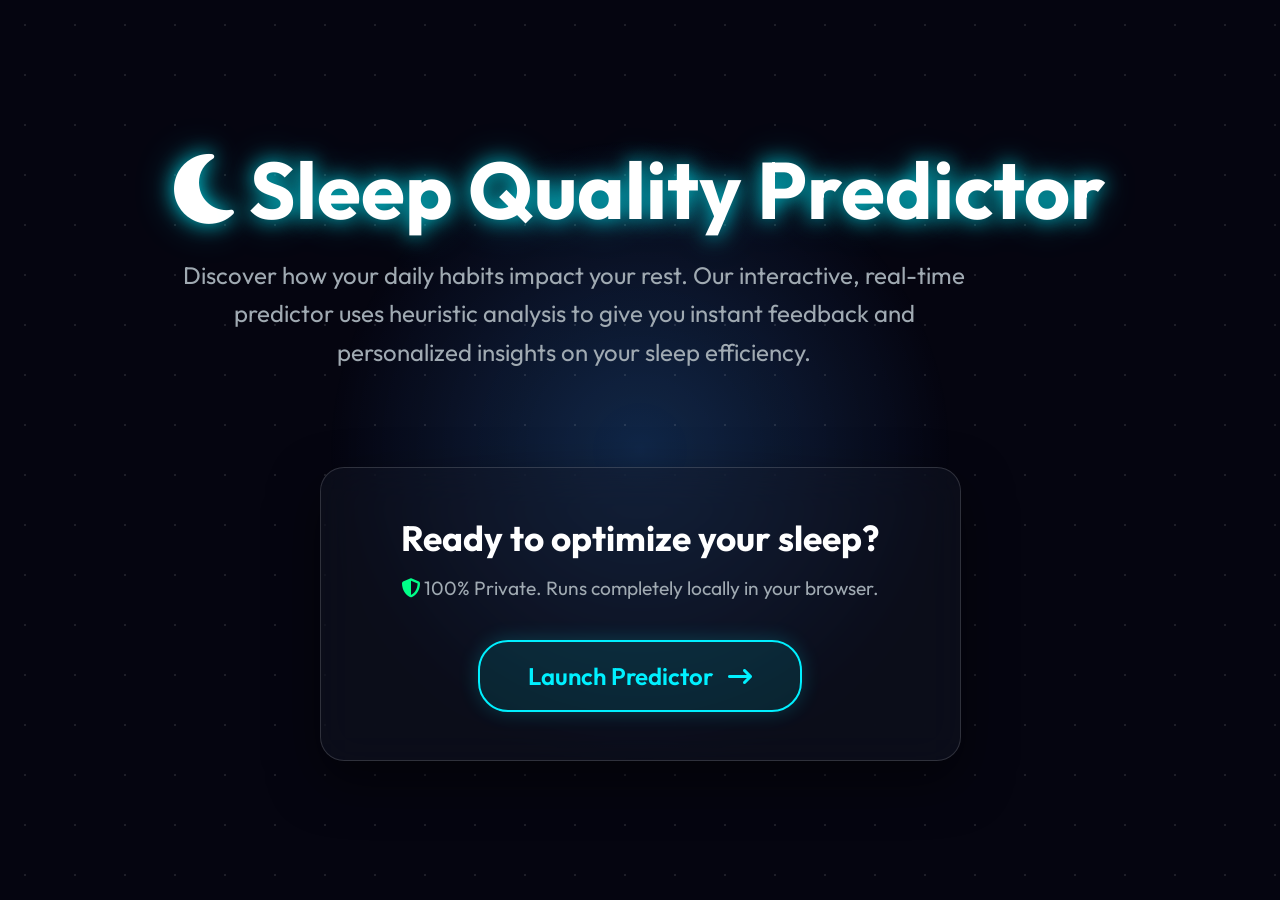
<file: index.html>
<!DOCTYPE html>
<html lang="en">
<head>
    <meta charset="UTF-8">
    <meta name="viewport" content="width=device-width, initial-scale=1.0">
    <title>Sleep Quality Predictor - Optimize Your Rest</title>
    <meta name="description" content="An interactive, real-time sleep quality predictor. Tweak your daily habits and instantly see how they impact your rest — 100% private, runs locally in your browser.">
    <meta name="theme-color" content="#00f0ff">
    <link rel="manifest" href="manifest.json">
    <link href="https://fonts.googleapis.com/css2?family=Outfit:wght@300;400;600;700&display=swap" rel="stylesheet">
    <link rel="stylesheet" href="https://cdnjs.cloudflare.com/ajax/libs/font-awesome/6.4.0/css/all.min.css">
    <link rel="stylesheet" href="styles.css">
</head>
<body>
    <!-- Shared animated background components -->
    <div class="background-decor" id="bg-decor"></div>
    <div class="stars" id="stars"></div>

    <main class="container hero-container" role="main">
        <header>
            <h1 class="glow-text hero-title"><i class="fa-solid fa-moon" aria-hidden="true"></i> Sleep Quality Predictor</h1>
            <p class="hero-subtitle">
                Discover how your daily habits impact your rest. Our interactive, real-time predictor uses heuristic analysis to give you instant feedback and personalized insights on your sleep efficiency.
            </p>
        </header>

        <section class="glass-card tilt-effect cta-card" aria-labelledby="cta-heading">
            <h2 id="cta-heading" style="font-size: 2.2rem; margin-bottom: 1rem; color: #fff;">Ready to optimize your sleep?</h2>
            <p style="margin-bottom: 2.5rem; color: var(--text-secondary); font-size: 1.2rem;">
                <i class="fa-solid fa-shield-halved" style="color: var(--score-good);" aria-hidden="true"></i> 100% Private. Runs completely locally in your browser.
            </p>
            <a href="predictor.html" class="btn-primary" aria-label="Launch the interactive sleep predictor">
                Launch Predictor <i class="fa-solid fa-arrow-right-long" aria-hidden="true"></i>
            </a>
        </section>
    </main>

    <!-- Keep script.js for background mouse tracking effects -->
    <script src="script.js"></script>
    <script>
        // Register Service Worker for PWA support
        if ('serviceWorker' in navigator) {
            navigator.serviceWorker.register('./sw.js').catch(() => {});
        }
    </script>
</body>
</html>
</file>
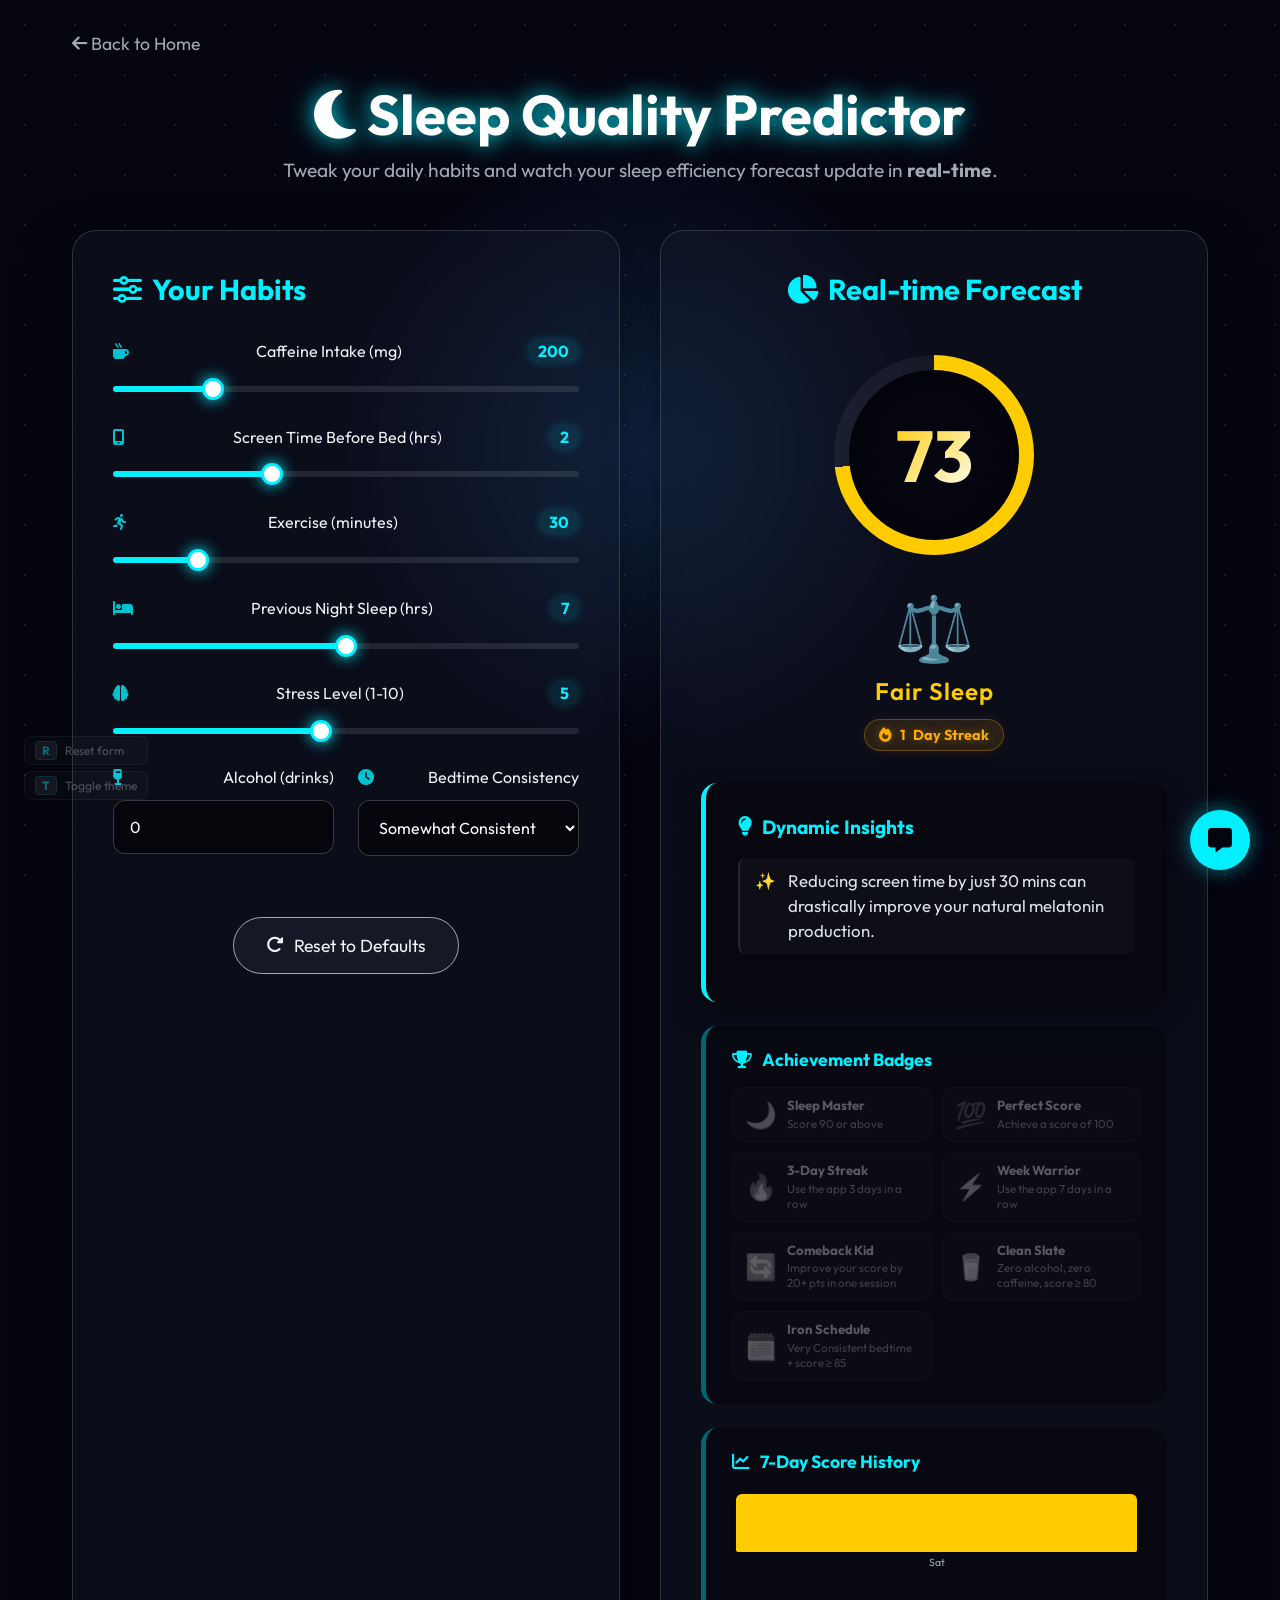
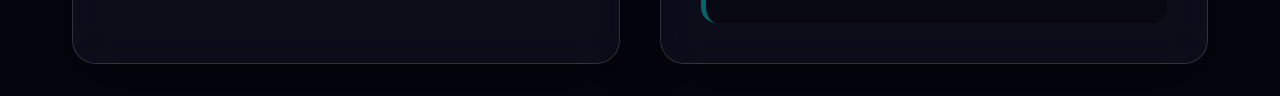
<file: predictor.html>
<!DOCTYPE html>
<html lang="en">
<head>
    <meta charset="UTF-8">
    <meta name="viewport" content="width=device-width, initial-scale=1.0">
    <title>Interactive Sleep Predictor — Real-Time Forecast</title>
    <meta name="description" content="Tweak your daily habits and watch your sleep efficiency forecast update in real-time. Track streaks, earn badges, and get personalized tips.">
    <meta name="theme-color" content="#00f0ff">
    <link rel="manifest" href="manifest.json">
    <link href="https://fonts.googleapis.com/css2?family=Outfit:wght@300;400;600;700&display=swap" rel="stylesheet">
    <link rel="stylesheet" href="https://cdnjs.cloudflare.com/ajax/libs/font-awesome/6.4.0/css/all.min.css">
    <link rel="stylesheet" href="styles.css">
</head>
<body>
    <div class="background-decor" id="bg-decor"></div>
    <div class="stars" id="stars"></div>

    <main class="container" role="main">
        <a href="index.html" class="back-link" style="display: inline-block; color: var(--text-secondary); text-decoration: none; font-size: 1.1rem; margin-bottom: 1.5rem; transition: color 0.3s;" aria-label="Back to home page"><i class="fa-solid fa-arrow-left" aria-hidden="true"></i> Back to Home</a>
        <header>
            <h1 class="glow-text"><i class="fa-solid fa-moon" aria-hidden="true"></i> Sleep Quality Predictor</h1>
            <p>Tweak your daily habits and watch your sleep efficiency forecast update in <strong>real-time</strong>.</p>
        </header>

        <div class="app-grid">
            <section class="glass-card form-section tilt-effect" aria-labelledby="habits-heading">
                <h2 id="habits-heading"><i class="fa-solid fa-sliders" aria-hidden="true"></i> Your Habits</h2>
                <form id="sleep-form" novalidate>
                    
                    <div class="input-group">
                        <label for="caffeine"><i class="fa-solid fa-mug-hot" aria-hidden="true"></i> Caffeine Intake (mg) <span class="val-display" id="caffeine-val">200</span></label>
                        <input type="range" id="caffeine" min="0" max="1000" step="50" value="200" class="interactive-slider"
                               aria-label="Caffeine intake in milligrams" aria-valuemin="0" aria-valuemax="1000" aria-valuenow="200">
                    </div>

                    <div class="input-group">
                        <label for="screentime"><i class="fa-solid fa-mobile-screen" aria-hidden="true"></i> Screen Time Before Bed (hrs) <span class="val-display" id="screentime-val">2</span></label>
                        <input type="range" id="screentime" min="0" max="6" step="0.5" value="2" class="interactive-slider"
                               aria-label="Screen time before bed in hours" aria-valuemin="0" aria-valuemax="6" aria-valuenow="2">
                    </div>

                    <div class="input-group">
                        <label for="exercise"><i class="fa-solid fa-person-running" aria-hidden="true"></i> Exercise (minutes) <span class="val-display" id="exercise-val">30</span></label>
                        <input type="range" id="exercise" min="0" max="180" step="10" value="30" class="interactive-slider"
                               aria-label="Exercise duration in minutes" aria-valuemin="0" aria-valuemax="180" aria-valuenow="30">
                    </div>

                    <div class="input-group">
                        <label for="sleepduration"><i class="fa-solid fa-bed" aria-hidden="true"></i> Previous Night Sleep (hrs) <span class="val-display" id="sleepduration-val">7</span></label>
                        <input type="range" id="sleepduration" min="2" max="12" step="0.5" value="7" class="interactive-slider"
                               aria-label="Previous night sleep duration in hours" aria-valuemin="2" aria-valuemax="12" aria-valuenow="7">
                    </div>

                    <div class="input-group">
                        <label for="stress"><i class="fa-solid fa-brain" aria-hidden="true"></i> Stress Level (1-10) <span class="val-display" id="stress-val">5</span></label>
                        <input type="range" id="stress" min="1" max="10" step="1" value="5" class="interactive-slider"
                               aria-label="Stress level from 1 to 10" aria-valuemin="1" aria-valuemax="10" aria-valuenow="5">
                    </div>

                    <div class="input-row">
                        <div class="input-group">
                            <label for="alcohol"><i class="fa-solid fa-wine-glass" aria-hidden="true"></i> Alcohol (drinks)</label>
                            <input type="number" id="alcohol" min="0" max="10" value="0" class="interactive-input" aria-label="Number of alcoholic drinks">
                        </div>
                        <div class="input-group">
                            <label for="consistency"><i class="fa-solid fa-clock" aria-hidden="true"></i> Bedtime Consistency</label>
                            <select id="consistency" class="interactive-input" aria-label="Bedtime consistency level">
                                <option value="high">Very Consistent</option>
                                <option value="medium" selected>Somewhat Consistent</option>
                                <option value="low">Inconsistent</option>
                            </select>
                        </div>
                    </div>

                    <div class="button-group">
                        <button type="button" class="btn-secondary" id="reset-btn" aria-label="Reset all inputs to default values"><i class="fa-solid fa-rotate-right" aria-hidden="true"></i> Reset to Defaults</button>
                    </div>
                </form>
            </section>

            <section class="glass-card result-section tilt-effect" id="result-section" aria-labelledby="forecast-heading">
                <h2 id="forecast-heading"><i class="fa-solid fa-chart-pie" aria-hidden="true"></i> Real-time Forecast</h2>
                
                <div class="score-container">
                    <div class="circular-progress pulse-glow" id="score-circle" role="img" aria-label="Sleep quality score gauge">
                        <div class="inner-circle">
                            <span id="score-text" role="status" aria-live="polite" aria-label="Sleep quality score">--</span>
                        </div>
                    </div>
                    <div class="feedback">
                        <span id="emoji-feedback" class="bounce" aria-hidden="true">😴</span>
                        <h3 id="quality-text" aria-live="polite">Analyzing...</h3>
                        <div class="streak-display" id="streak-display" aria-label="Daily streak counter">
                            <i class="fa-solid fa-fire" aria-hidden="true"></i>
                            <span id="streak-count">0</span> Day Streak
                        </div>
                    </div>
                </div>

                <div class="insights-panel" id="insights-panel">
                    <h3><i class="fa-solid fa-lightbulb" aria-hidden="true"></i> Dynamic Insights</h3>
                    <ul id="tips-list" aria-label="Personalized sleep tips" aria-live="polite">
                        <!-- Tips injected via JS -->
                    </ul>
                </div>

                <div class="badges-panel" id="badges-panel" aria-labelledby="badges-heading">
                    <h3 id="badges-heading"><i class="fa-solid fa-trophy" aria-hidden="true"></i> Achievement Badges</h3>
                    <div class="badges-grid" id="badges-grid" role="list" aria-label="Achievement badges">
                        <!-- Badges injected via JS -->
                    </div>
                </div>

                <!-- 7-Day Score History Chart -->
                <div class="history-panel" id="history-panel" aria-labelledby="history-heading">
                    <h3 id="history-heading"><i class="fa-solid fa-chart-line" aria-hidden="true"></i> 7-Day Score History</h3>
                    <div class="history-chart" id="history-chart" role="img" aria-label="7-day sleep score history chart">
                        <!-- Bars injected via JS -->
                    </div>
                    <div class="history-trend" id="history-trend" aria-live="polite"></div>
                </div>
            </section>
        </div>
        
    </main>

    <!-- Toast Container -->
    <div id="toast-container" role="alert" aria-live="assertive" aria-atomic="true"></div>

    <!-- Keyboard Shortcut Hints -->
    <div class="shortcut-hint" id="shortcut-hint" aria-label="Keyboard shortcuts">
        <span class="shortcut-badge"><kbd>R</kbd> Reset form</span>
        <span class="shortcut-badge"><kbd>T</kbd> Toggle theme</span>
    </div>

    <!-- Chatbot Widget -->
    <button class="chat-toggle-btn" id="chat-toggle-btn" aria-label="Open SleepBot chat assistant" aria-expanded="false">
        <i class="fa-solid fa-message" aria-hidden="true"></i>
    </button>
    <div class="chat-window glass-card" id="chat-window" style="display: none;" role="dialog" aria-labelledby="chat-title" aria-modal="false">
        <div class="chat-header">
            <h3 id="chat-title"><i class="fa-solid fa-robot" aria-hidden="true"></i> SleepBot</h3>
            <button id="close-chat-btn" aria-label="Close chat"><i class="fa-solid fa-xmark" aria-hidden="true"></i></button>
        </div>
        <div class="chat-messages" id="chat-messages" role="log" aria-label="Chat messages" aria-live="polite">
            <div class="message bot-message">
                Hello! I'm SleepBot 🤖 Ask me about your score, streaks, badges, or any sleep tips!
            </div>
        </div>
        <div class="chat-input-area">
            <input type="text" id="chat-input" placeholder="e.g., What's my score?" class="interactive-input" aria-label="Type your message to SleepBot" autocomplete="off" />
            <button id="send-chat-btn" class="btn-primary" style="padding: 0.8rem 1.5rem; font-size: 1rem;" aria-label="Send message"><i class="fa-solid fa-paper-plane" aria-hidden="true"></i></button>
        </div>
    </div>

    <script src="script.js"></script>
    <script>
        // Register Service Worker for PWA offline support
        if ('serviceWorker' in navigator) {
            navigator.serviceWorker.register('./sw.js').catch(() => {});
        }
    </script>
</body>
</html>
</file>
<file: styles.css>
:root {
    --bg-color: #050510;
    --card-bg: rgba(20, 25, 40, 0.4);
    --card-border: rgba(255, 255, 255, 0.15);
    --text-primary: #f0f2f5;
    --text-secondary: #a0aab2;
    --accent: #00f0ff;
    --accent-hover: #00c3d9;
    --score-good: #00ff88;
    --score-avg: #ffcc00;
    --score-poor: #ff3366;
}

/* Light Theme */
body.light-theme {
    --bg-color: #f0f4f8;
    --card-bg: rgba(255, 255, 255, 0.75);
    --card-border: rgba(0, 0, 0, 0.12);
    --text-primary: #1a1f2e;
    --text-secondary: #555e6e;
    --accent: #007acc;
    --accent-hover: #005fa3;
    --score-good: #00b86b;
    --score-avg: #e6a800;
    --score-poor: #cc1a3a;
}

body.light-theme .stars {
    opacity: 0.03;
}

body.light-theme .background-decor {
    background: radial-gradient(circle at var(--mouse-x, 50%) var(--mouse-y, 50%), rgba(0, 122, 204, 0.1) 0%, transparent 40%),
                radial-gradient(circle at calc(100% - var(--mouse-x, 50%)) calc(100% - var(--mouse-y, 50%)), rgba(100, 0, 200, 0.07) 0%, transparent 40%);
}

body.light-theme .inner-circle {
    background-color: var(--bg-color);
}

body.light-theme .interactive-input {
    background: rgba(0, 0, 0, 0.05);
    border-color: rgba(0, 0, 0, 0.15);
    color: var(--text-primary);
}

body.light-theme .interactive-input option {
    background: #f0f4f8;
    color: var(--text-primary);
}

body.light-theme .bot-message {
    background: rgba(0, 0, 0, 0.07);
    color: var(--text-primary);
}

body.light-theme .insights-panel {
    background: rgba(0, 0, 0, 0.05);
}

body.light-theme #tips-list li {
    background: rgba(0, 0, 0, 0.04);
    color: #2a3040;
}

body.light-theme .glow-text {
    color: #1a1f2e;
    text-shadow: 0 0 20px rgba(0, 122, 204, 0.5), 0 0 40px rgba(0, 122, 204, 0.2);
}

body.light-theme .streak-display {
    background: rgba(200, 120, 0, 0.12);
    border-color: rgba(200, 120, 0, 0.4);
    color: #b86a00;
    text-shadow: none;
}

body.light-theme .val-display {
    background: rgba(0, 122, 204, 0.12);
    box-shadow: 0 0 8px rgba(0, 122, 204, 0.15);
}

body.light-theme .glass-card:hover {
    box-shadow: 0 30px 60px rgba(0, 122, 204, 0.15);
    border-color: rgba(0, 122, 204, 0.4);
}

* {
    box-sizing: border-box;
    margin: 0;
    padding: 0;
}

body {
    font-family: 'Outfit', sans-serif;
    background-color: var(--bg-color);
    color: var(--text-primary);
    min-height: 100vh;
    display: flex;
    justify-content: center;
    align-items: center;
    position: relative;
    overflow-x: hidden;
    cursor: default;
}

/* Dynamic background */
.background-decor {
    position: fixed;
    top: 0; left: 0; right: 0; bottom: 0;
    background: radial-gradient(circle at var(--mouse-x, 50%) var(--mouse-y, 50%), rgba(0, 240, 255, 0.15) 0%, transparent 40%),
                radial-gradient(circle at calc(100% - var(--mouse-x, 50%)) calc(100% - var(--mouse-y, 50%)), rgba(150, 0, 255, 0.1) 0%, transparent 40%);
    z-index: -2;
    transition: background 0.1s ease;
}

.stars {
    position: fixed;
    top: 0; left: 0; right: 0; bottom: 0;
    background-image: radial-gradient(#fff 1px, transparent 1px);
    background-size: 50px 50px;
    opacity: 0.1;
    z-index: -1;
    animation: twinkle 10s infinite alternate;
}

@keyframes twinkle {
    0% { opacity: 0.05; }
    100% { opacity: 0.2; }
}

.container {
    width: 100%;
    max-width: 1200px;
    padding: 2rem;
    z-index: 1;
}

header {
    text-align: center;
    margin-bottom: 3rem;
    animation: fadeInDown 1s ease;
}

.glow-text {
    font-size: 3.5rem;
    font-weight: 700;
    margin-bottom: 0.5rem;
    color: #fff;
    text-shadow: 0 0 20px rgba(0, 240, 255, 0.8), 0 0 40px rgba(0, 240, 255, 0.3);
}

header p {
    color: var(--text-secondary);
    font-size: 1.2rem;
}

.app-grid {
    display: grid;
    grid-template-columns: 1fr 1fr;
    gap: 2.5rem;
}

@media (max-width: 850px) {
    .app-grid { grid-template-columns: 1fr; }
}

/* Glassmorphism Cards */
.glass-card {
    background: var(--card-bg);
    backdrop-filter: blur(20px);
    -webkit-backdrop-filter: blur(20px);
    border: 1px solid var(--card-border);
    border-radius: 24px;
    padding: 2.5rem;
    box-shadow: 0 20px 50px rgba(0,0,0,0.5);
    transition: transform 0.3s ease, box-shadow 0.3s ease;
}

.glass-card:hover {
    transform: translateY(-5px);
    box-shadow: 0 30px 60px rgba(0, 240, 255, 0.15);
    border-color: rgba(0, 240, 255, 0.4);
}

.glass-card h2 {
    font-size: 1.8rem;
    margin-bottom: 2rem;
    color: var(--accent);
    display: flex;
    align-items: center;
    gap: 10px;
}

.input-group {
    margin-bottom: 1.8rem;
}

.input-row {
    display: grid;
    grid-template-columns: 1fr 1fr;
    gap: 1.5rem;
}

label {
    font-size: 1rem;
    font-weight: 400;
    color: var(--text-primary);
    margin-bottom: 0.8rem;
    display: flex;
    justify-content: space-between;
    align-items: center;
}

label i { color: var(--accent); opacity: 0.8; }

.val-display {
    color: var(--accent);
    font-weight: 700;
    background: rgba(0, 240, 255, 0.1);
    padding: 2px 10px;
    border-radius: 12px;
    box-shadow: 0 0 10px rgba(0, 240, 255, 0.2);
}

/* Sliders */
input[type="range"] {
    -webkit-appearance: none;
    width: 100%;
    background: transparent;
    cursor: pointer;
}

input[type="range"]::-webkit-slider-thumb {
    -webkit-appearance: none;
    height: 22px;
    width: 22px;
    border-radius: 50%;
    background: #fff;
    border: 3px solid var(--accent);
    margin-top: -8px;
    box-shadow: 0 0 15px var(--accent);
    transition: transform 0.2s;
}

input[type="range"]::-webkit-slider-thumb:hover {
    transform: scale(1.3);
}

input[type="range"]::-webkit-slider-runnable-track {
    width: 100%;
    height: 6px;
    background: linear-gradient(to right, var(--accent) var(--range-progress, 50%), rgba(255,255,255,0.1) var(--range-progress, 50%));
    border-radius: 4px;
}

/* Number and Select */
.interactive-input {
    width: 100%;
    padding: 1rem;
    background: rgba(0, 0, 0, 0.5);
    border: 1px solid rgba(255,255,255,0.2);
    border-radius: 12px;
    color: #fff;
    font-family: inherit;
    font-size: 1rem;
    transition: all 0.3s;
}

.interactive-input:focus {
    outline: none;
    border-color: var(--accent);
    box-shadow: 0 0 15px rgba(0, 240, 255, 0.3);
}

.interactive-input option {
    background: #101520;
    color: #fff;
}

/* Buttons */
.button-group {
    margin-top: 2rem;
    display: flex;
    justify-content: center;
}

.btn-secondary {
    background: rgba(255,255,255,0.05);
    border: 1px solid var(--text-secondary);
    color: var(--text-primary);
    padding: 1rem 2rem;
    border-radius: 30px;
    font-size: 1.1rem;
    cursor: pointer;
    transition: all 0.3s;
    font-family: inherit;
    display: flex;
    align-items: center;
    gap: 10px;
}

.btn-secondary:hover {
    background: rgba(255,255,255,0.15);
    border-color: #fff;
    transform: rotate(-2deg) scale(1.05);
}

/* Dashboard UI */
.result-section {
    display: flex;
    flex-direction: column;
    align-items: center;
    justify-content: center;
}

.score-container {
    display: flex;
    flex-direction: column;
    align-items: center;
    margin: 1rem 0 2rem;
}

.circular-progress {
    width: 200px;
    height: 200px;
    border-radius: 50%;
    background: conic-gradient(rgba(255,255,255,0.1) 360deg);
    display: flex;
    align-items: center;
    justify-content: center;
    margin-bottom: 2rem;
    transition: background 0.3s ease-out, box-shadow 0.3s ease-out;
}

.inner-circle {
    width: 170px;
    height: 170px;
    border-radius: 50%;
    background-color: var(--bg-color);
    display: flex;
    align-items: center;
    justify-content: center;
    box-shadow: inset 0 0 20px rgba(0,0,0,0.8);
}

#score-text {
    font-size: 4.5rem;
    font-weight: 700;
    background: linear-gradient(135deg, #fff, #aaa);
    -webkit-background-clip: text;
    -webkit-text-fill-color: transparent;
}

.feedback {
    text-align: center;
}

#emoji-feedback {
    font-size: 4rem;
    display: block;
    margin-bottom: 0.5rem;
}

@keyframes bounce {
    0%, 100% { transform: translateY(0); }
    50% { transform: translateY(-10px); }
}

.bounce {
    animation: bounce 2s infinite ease-in-out;
}

#quality-text {
    font-size: 1.5rem;
    font-weight: 600;
    letter-spacing: 1px;
    transition: color 0.3s;
}

.insights-panel {
    width: 100%;
    background: rgba(0, 0, 0, 0.4);
    border-radius: 16px;
    padding: 2rem;
    border-left: 5px solid var(--accent);
    box-shadow: 0 10px 30px rgba(0,0,0,0.5);
}

.insights-panel h3 {
    margin-bottom: 1.2rem;
    font-size: 1.2rem;
    display: flex;
    align-items: center;
    gap: 10px;
    color: var(--accent);
}

#tips-list {
    list-style-type: none;
}

#tips-list li {
    margin-bottom: 1rem;
    font-size: 1.05rem;
    line-height: 1.5;
    display: flex;
    align-items: flex-start;
    color: #e0e5ea;
    background: rgba(255,255,255,0.03);
    padding: 10px 15px;
    border-radius: 8px;
    border-left: 2px solid rgba(255,255,255,0.1);
    transition: transform 0.2s;
}

#tips-list li:hover {
    transform: translateX(5px);
    background: rgba(255,255,255,0.08);
}

#tips-list li::before {
    content: "✨";
    margin-right: 12px;
}

/* Landing Page Specific */
.hero-container {
    display: flex;
    flex-direction: column;
    align-items: center;
    justify-content: center;
    min-height: 80vh;
    text-align: center;
}

.hero-title {
    font-size: 5rem;
    margin-bottom: 1rem;
}

.hero-subtitle {
    font-size: 1.5rem;
    color: var(--text-secondary);
    max-width: 800px;
    margin-bottom: 3rem;
    line-height: 1.6;
}

.cta-card {
    padding: 3rem 5rem;
    text-align: center;
}

.btn-primary {
    background: rgba(0, 240, 255, 0.1);
    border: 2px solid var(--accent);
    color: var(--accent);
    padding: 1.2rem 3rem;
    border-radius: 30px;
    font-size: 1.5rem;
    font-weight: 600;
    cursor: pointer;
    transition: all 0.3s;
    font-family: inherit;
    display: inline-flex;
    align-items: center;
    gap: 15px;
    text-decoration: none;
    box-shadow: 0 0 20px rgba(0, 240, 255, 0.2);
}

.btn-primary:hover {
    background: var(--accent);
    color: var(--bg-color);
    transform: translateY(-5px) scale(1.05);
    box-shadow: 0 10px 30px rgba(0, 240, 255, 0.5);
}

/* Animations */
@keyframes fadeInDown {
    from { opacity: 0; transform: translateY(-30px); }
    to { opacity: 1; transform: translateY(0); }
}

.back-link:hover {
    color: var(--accent) !important;
}

/* Chatbot Widget Styles */
.chat-toggle-btn {
    position: fixed;
    bottom: 30px;
    right: 30px;
    width: 60px;
    height: 60px;
    border-radius: 50%;
    background: var(--accent);
    color: var(--bg-color);
    border: none;
    font-size: 1.5rem;
    cursor: pointer;
    box-shadow: 0 0 20px rgba(0, 240, 255, 0.5);
    z-index: 1000;
    transition: transform 0.3s, box-shadow 0.3s;
    display: flex;
    align-items: center;
    justify-content: center;
}

.chat-toggle-btn:hover {
    transform: scale(1.1);
    box-shadow: 0 0 30px rgba(0, 240, 255, 0.8);
}

.chat-window {
    position: fixed;
    bottom: 100px;
    right: 30px;
    width: 350px;
    height: 450px;
    z-index: 999;
    display: flex;
    flex-direction: column;
    padding: 1rem;
    overflow: hidden;
    animation: fadeInUp 0.3s ease;
}

@keyframes fadeInUp {
    from { opacity: 0; transform: translateY(20px); }
    to { opacity: 1; transform: translateY(0); }
}

.chat-header {
    display: flex;
    justify-content: space-between;
    align-items: center;
    border-bottom: 1px solid var(--card-border);
    padding-bottom: 1rem;
    margin-bottom: 1rem;
}

.chat-header h3 {
    color: var(--accent);
    font-size: 1.2rem;
    display: flex;
    align-items: center;
    gap: 10px;
}

#close-chat-btn {
    background: transparent;
    border: none;
    color: var(--text-secondary);
    font-size: 1.2rem;
    cursor: pointer;
    transition: color 0.3s;
}

#close-chat-btn:hover {
    color: var(--text-primary);
}

.chat-messages {
    flex-grow: 1;
    overflow-y: auto;
    display: flex;
    flex-direction: column;
    gap: 1rem;
    padding-right: 0.5rem;
    margin-bottom: 1rem;
}

.chat-messages::-webkit-scrollbar {
    width: 6px;
}

.chat-messages::-webkit-scrollbar-thumb {
    background: rgba(255, 255, 255, 0.2);
    border-radius: 3px;
}

.message {
    max-width: 85%;
    padding: 10px 15px;
    border-radius: 15px;
    font-size: 0.95rem;
    line-height: 1.4;
    word-wrap: break-word;
}

.bot-message {
    background: rgba(255, 255, 255, 0.05);
    border-bottom-left-radius: 5px;
    align-self: flex-start;
}

.user-message {
    background: rgba(0, 240, 255, 0.15);
    border: 1px solid var(--accent);
    color: #fff;
    border-bottom-right-radius: 5px;
    align-self: flex-end;
}

.chat-input-area {
    display: flex;
    gap: 10px;
}

.chat-input-area .interactive-input {
    flex-grow: 1;
    padding: 0.8rem;
    font-size: 0.9rem;
}

/* ===== Toast Notifications ===== */
#toast-container {
    position: fixed;
    top: 24px;
    right: 24px;
    z-index: 2000;
    display: flex;
    flex-direction: column;
    gap: 12px;
    pointer-events: none;
}

.toast {
    display: flex;
    align-items: center;
    gap: 14px;
    background: rgba(10, 15, 30, 0.92);
    border: 1px solid rgba(0, 240, 255, 0.35);
    border-radius: 16px;
    padding: 14px 20px;
    min-width: 280px;
    max-width: 340px;
    box-shadow: 0 8px 32px rgba(0, 240, 255, 0.15), 0 2px 8px rgba(0,0,0,0.5);
    animation: toastSlideIn 0.4s cubic-bezier(0.34, 1.56, 0.64, 1) forwards;
    pointer-events: auto;
    backdrop-filter: blur(16px);
    -webkit-backdrop-filter: blur(16px);
}

body.light-theme .toast {
    background: rgba(255, 255, 255, 0.95);
    border-color: rgba(0, 122, 204, 0.35);
    box-shadow: 0 8px 32px rgba(0, 122, 204, 0.12), 0 2px 8px rgba(0,0,0,0.12);
}

.toast.removing {
    animation: toastSlideOut 0.35s ease forwards;
}

.toast-icon {
    font-size: 1.8rem;
    flex-shrink: 0;
    filter: drop-shadow(0 0 6px rgba(0, 240, 255, 0.6));
}

.toast-body {
    display: flex;
    flex-direction: column;
    gap: 2px;
    flex-grow: 1;
}

.toast-title {
    font-weight: 700;
    font-size: 0.95rem;
    color: var(--accent);
    letter-spacing: 0.5px;
}

.toast-desc {
    font-size: 0.82rem;
    color: var(--text-secondary);
    line-height: 1.35;
}

@keyframes toastSlideIn {
    from { opacity: 0; transform: translateX(60px) scale(0.9); }
    to   { opacity: 1; transform: translateX(0) scale(1); }
}

@keyframes toastSlideOut {
    from { opacity: 1; transform: translateX(0) scale(1); }
    to   { opacity: 0; transform: translateX(60px) scale(0.9); }
}

/* ===== Badges Panel ===== */
.badges-panel {
    width: 100%;
    margin-top: 1.5rem;
    background: rgba(0, 0, 0, 0.3);
    border-radius: 16px;
    padding: 1.4rem 1.6rem;
    border-left: 5px solid rgba(0, 240, 255, 0.4);
}

body.light-theme .badges-panel {
    background: rgba(0, 0, 0, 0.05);
    border-left-color: rgba(0, 122, 204, 0.4);
}

.badges-panel h3 {
    margin-bottom: 1rem;
    font-size: 1.1rem;
    display: flex;
    align-items: center;
    gap: 10px;
    color: var(--accent);
}

.badges-grid {
    display: grid;
    grid-template-columns: repeat(2, 1fr);
    gap: 10px;
}

.badge-item {
    display: flex;
    align-items: center;
    gap: 10px;
    padding: 10px 12px;
    border-radius: 12px;
    background: rgba(255, 255, 255, 0.04);
    border: 1px solid rgba(255, 255, 255, 0.06);
    transition: all 0.3s ease;
    filter: grayscale(1) opacity(0.35);
}

body.light-theme .badge-item {
    background: rgba(0, 0, 0, 0.04);
    border-color: rgba(0, 0, 0, 0.08);
}

.badge-item.unlocked {
    filter: none;
    border-color: rgba(0, 240, 255, 0.3);
    background: rgba(0, 240, 255, 0.07);
    box-shadow: 0 0 12px rgba(0, 240, 255, 0.1);
    animation: badgePop 0.5s cubic-bezier(0.34, 1.56, 0.64, 1);
}

body.light-theme .badge-item.unlocked {
    border-color: rgba(0, 122, 204, 0.35);
    background: rgba(0, 122, 204, 0.08);
    box-shadow: 0 0 12px rgba(0, 122, 204, 0.1);
}

@keyframes badgePop {
    0%   { transform: scale(0.8); }
    60%  { transform: scale(1.08); }
    100% { transform: scale(1); }
}

.badge-emoji {
    font-size: 1.6rem;
    flex-shrink: 0;
}

.badge-info {
    display: flex;
    flex-direction: column;
}

.badge-name {
    font-size: 0.82rem;
    font-weight: 700;
    color: var(--text-primary);
    line-height: 1.2;
}

.badge-desc {
    font-size: 0.72rem;
    color: var(--text-secondary);
    margin-top: 2px;
}

/* ===== Streak Counter ===== */
.streak-display {
    display: inline-flex;
    align-items: center;
    gap: 8px;
    background: rgba(255, 170, 0, 0.12);
    border: 1px solid rgba(255, 170, 0, 0.3);
    border-radius: 20px;
    padding: 6px 14px;
    font-size: 0.9rem;
    font-weight: 700;
    color: #ffaa00;
    margin-top: 0.8rem;
    text-shadow: 0 0 8px rgba(255, 170, 0, 0.4);
    box-shadow: 0 0 14px rgba(255, 170, 0, 0.1);
    transition: all 0.3s;
}

/* ===== Keyboard Shortcut Hints ===== */
.shortcut-hint {
    position: fixed;
    bottom: 100px;
    left: 24px;
    display: flex;
    flex-direction: column;
    gap: 6px;
    z-index: 900;
    opacity: 0.45;
    transition: opacity 0.3s;
}

.shortcut-hint:hover {
    opacity: 1;
}

.shortcut-badge {
    display: inline-flex;
    align-items: center;
    gap: 8px;
    font-size: 0.75rem;
    color: var(--text-secondary);
    background: rgba(255, 255, 255, 0.05);
    border: 1px solid rgba(255, 255, 255, 0.1);
    border-radius: 8px;
    padding: 4px 10px;
}

.shortcut-badge kbd {
    background: rgba(255, 255, 255, 0.12);
    border-radius: 4px;
    padding: 1px 6px;
    font-family: inherit;
    font-weight: 700;
    font-size: 0.75rem;
    color: var(--accent);
    border: 1px solid rgba(0, 240, 255, 0.25);
}

body.light-theme .shortcut-badge {
    background: rgba(0, 0, 0, 0.04);
    border-color: rgba(0, 0, 0, 0.1);
}

body.light-theme .shortcut-badge kbd {
    background: rgba(0, 122, 204, 0.1);
    border-color: rgba(0, 122, 204, 0.25);
}

/* ===== 7-Day Score History Chart ===== */
.history-panel {
    width: 100%;
    margin-top: 1.5rem;
    background: rgba(0, 0, 0, 0.3);
    border-radius: 16px;
    padding: 1.4rem 1.6rem;
    border-left: 5px solid rgba(0, 240, 255, 0.4);
}

body.light-theme .history-panel {
    background: rgba(0, 0, 0, 0.05);
    border-left-color: rgba(0, 122, 204, 0.4);
}

.history-panel h3 {
    margin-bottom: 1rem;
    font-size: 1.1rem;
    display: flex;
    align-items: center;
    gap: 10px;
    color: var(--accent);
}

.history-chart {
    display: flex;
    align-items: flex-end;
    gap: 8px;
    height: 80px;
    padding: 0 4px;
}

.history-bar-wrap {
    display: flex;
    flex-direction: column;
    align-items: center;
    gap: 4px;
    flex: 1;
}

.history-bar {
    width: 100%;
    border-radius: 6px 6px 2px 2px;
    transition: height 0.5s cubic-bezier(0.34, 1.56, 0.64, 1), background 0.3s;
    min-height: 4px;
    position: relative;
    cursor: default;
}

.history-bar[data-score] {
    position: relative;
}

.history-bar:hover::after {
    content: attr(data-score);
    position: absolute;
    bottom: calc(100% + 4px);
    left: 50%;
    transform: translateX(-50%);
    background: rgba(0,0,0,0.85);
    color: #fff;
    font-size: 0.7rem;
    font-weight: 700;
    padding: 2px 6px;
    border-radius: 6px;
    white-space: nowrap;
    pointer-events: none;
    z-index: 10;
}

body.light-theme .history-bar:hover::after {
    background: rgba(30,40,60,0.9);
}

.history-label {
    font-size: 0.65rem;
    color: var(--text-secondary);
    text-align: center;
    white-space: nowrap;
    overflow: hidden;
    text-overflow: ellipsis;
    max-width: 100%;
}

.history-empty {
    font-size: 0.82rem;
    color: var(--text-secondary);
    text-align: center;
    width: 100%;
    padding: 1rem 0;
    opacity: 0.7;
}

.history-trend {
    margin-top: 0.8rem;
    font-size: 0.8rem;
    color: var(--text-secondary);
    display: flex;
    align-items: center;
    gap: 6px;
    min-height: 1.2rem;
}

.trend-up   { color: var(--score-good); }
.trend-down { color: var(--score-poor); }
.trend-flat { color: var(--score-avg); }
</file>
